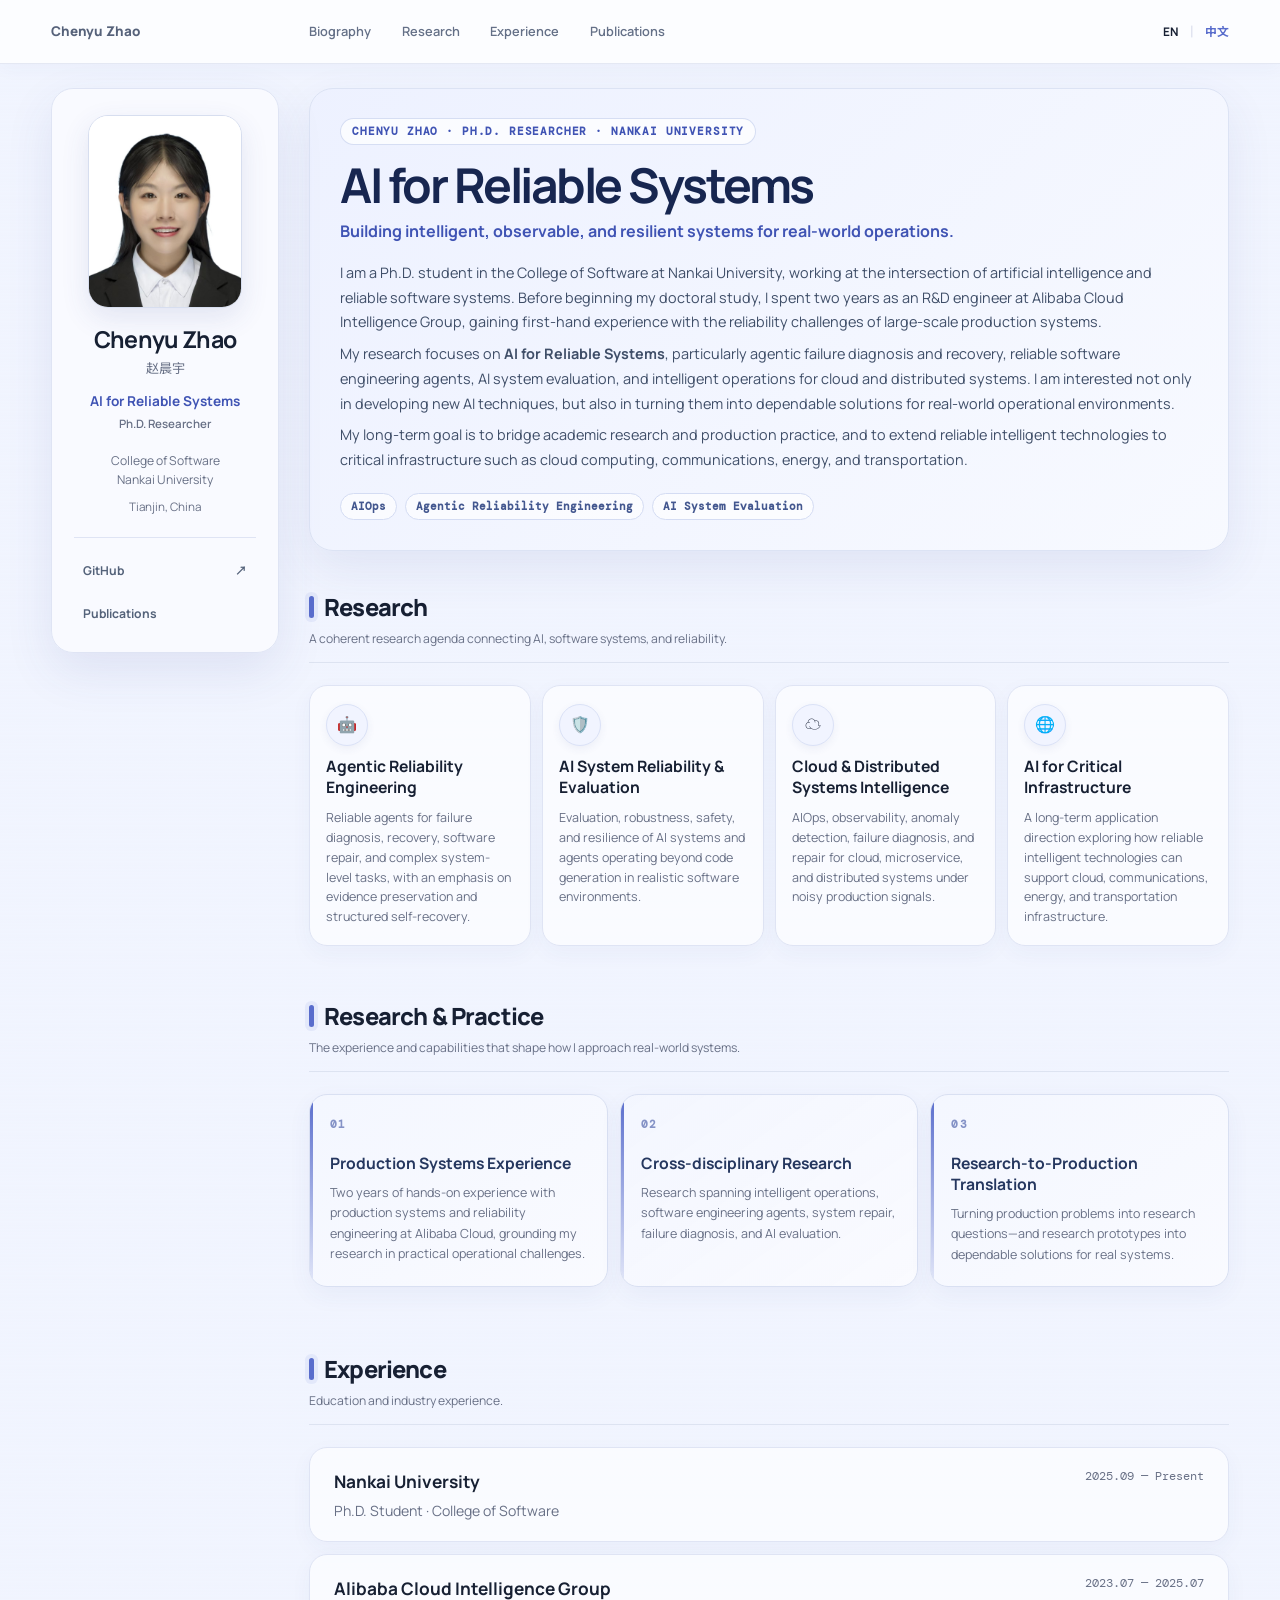
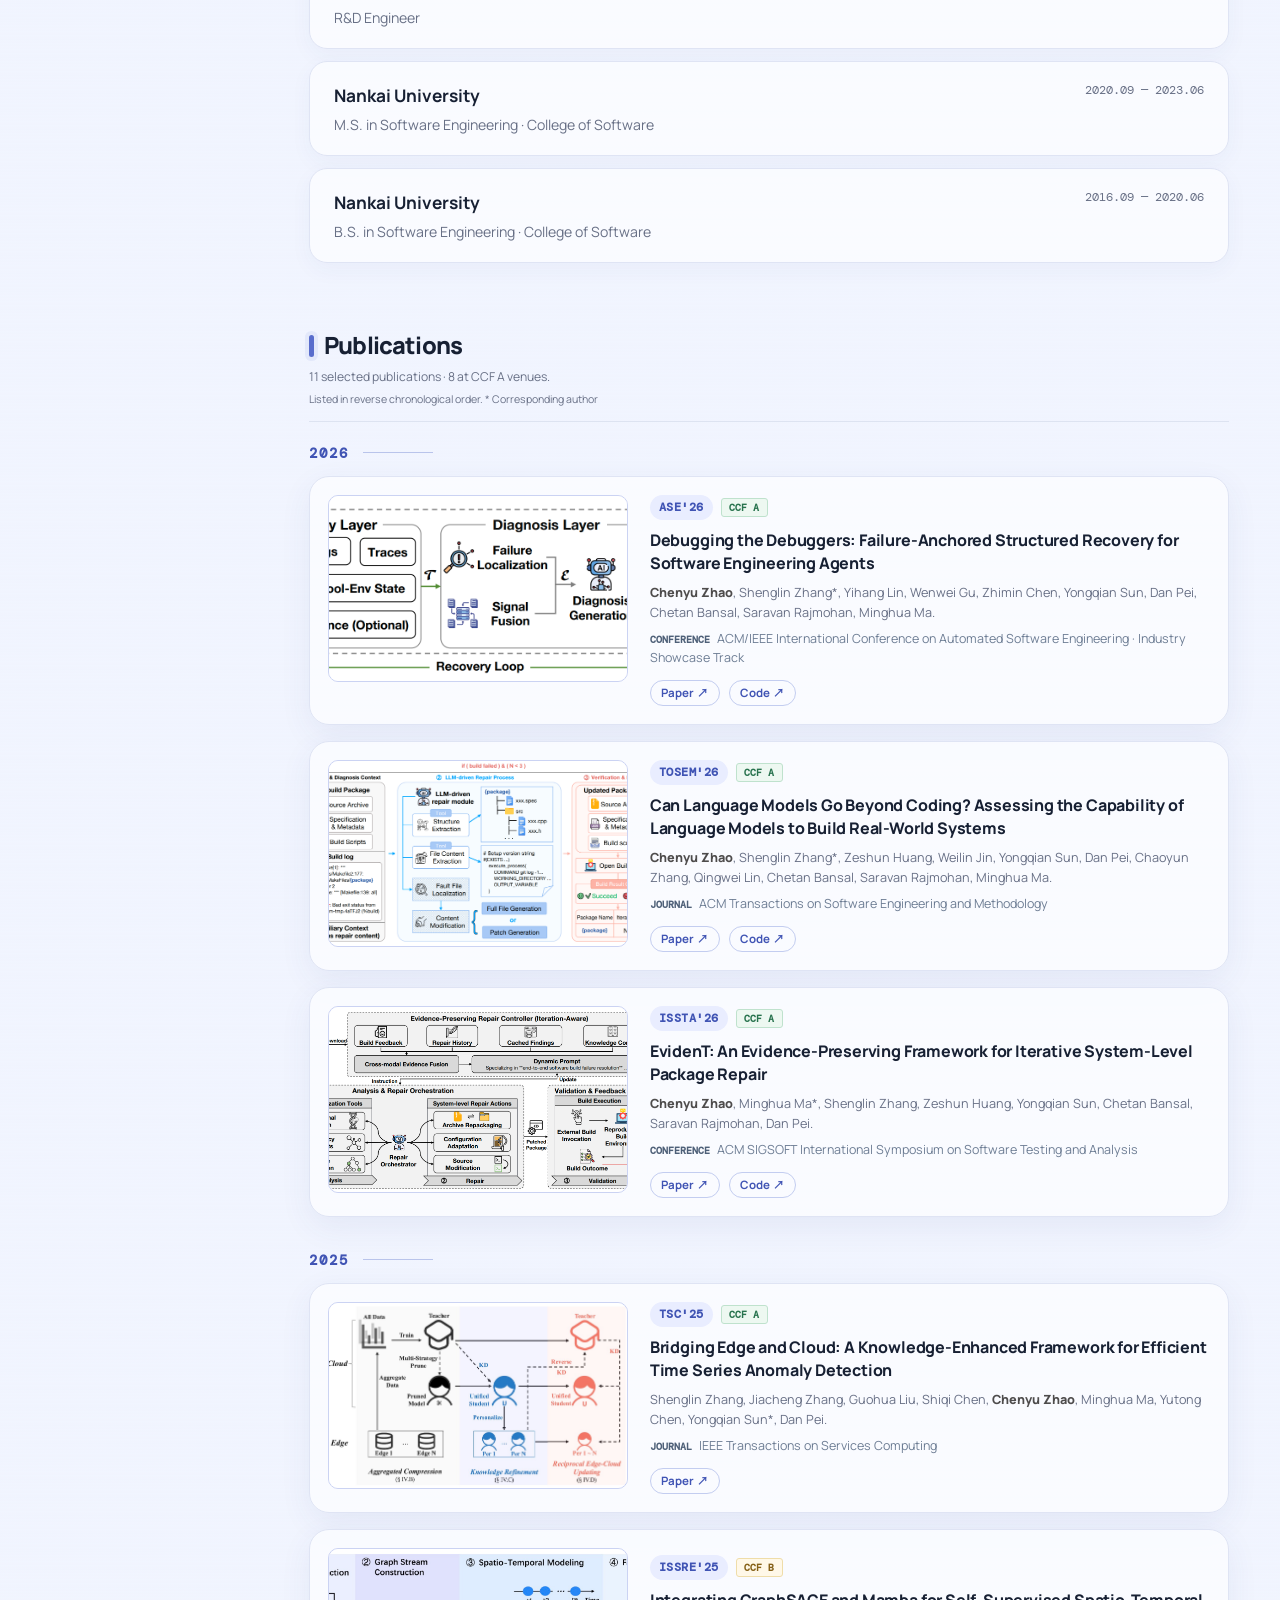
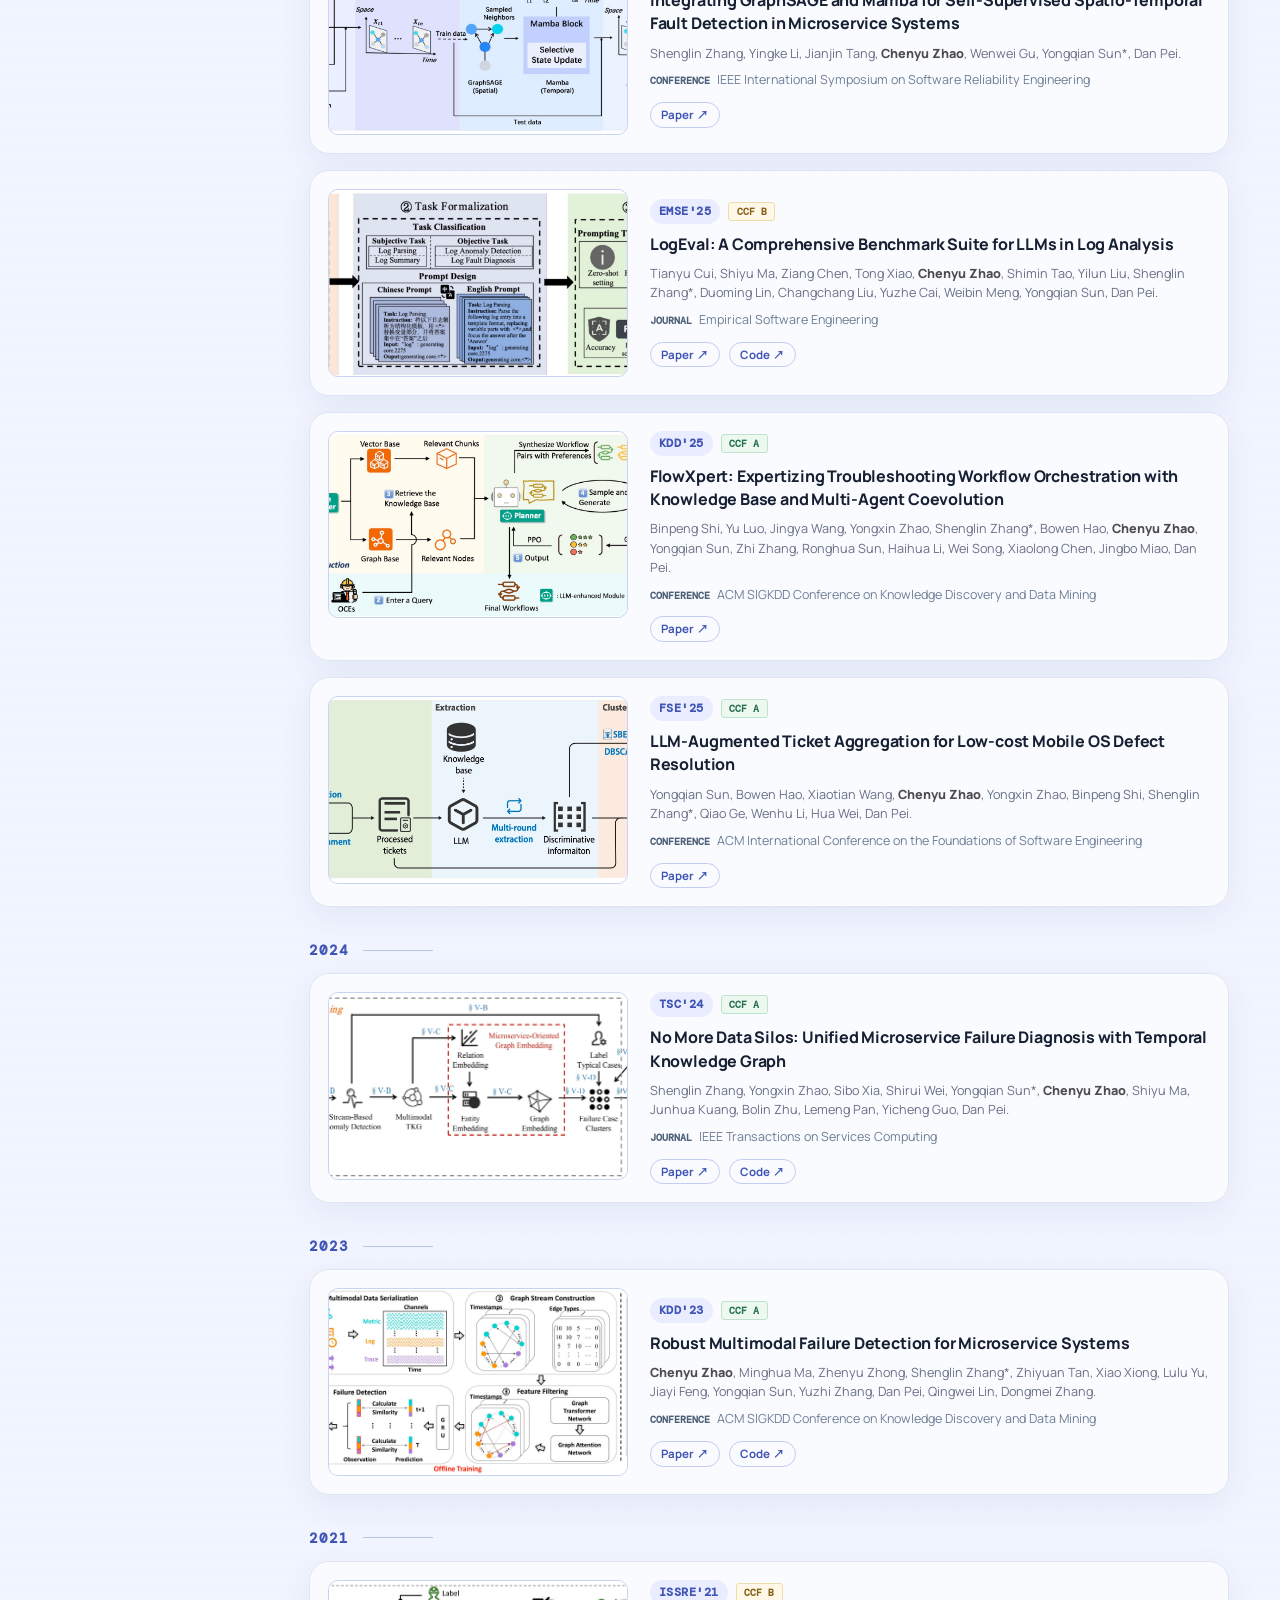
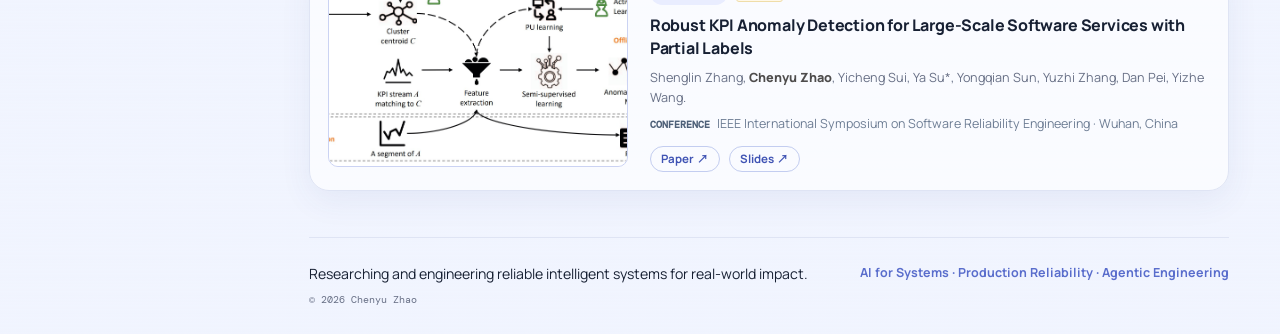
<file: index.html>
<!doctype html>
<html lang="en">
  <head>
    <meta charset="UTF-8" />
    <meta name="viewport" content="width=device-width, initial-scale=1.0" />
    <meta name="description" content="Chenyu Zhao — Ph.D. researcher working on AI for reliable systems, AIOps, agentic reliability engineering, and AI system evaluation." />
    <title>Chenyu Zhao | AI for Reliable Systems</title>
    <link rel="alternate" hreflang="en" href="index.html" />
    <link rel="alternate" hreflang="zh-CN" href="zh.html" />
    <link rel="preconnect" href="https://fonts.googleapis.com" />
    <link rel="preconnect" href="https://fonts.gstatic.com" crossorigin />
    <link href="https://fonts.googleapis.com/css2?family=DM+Mono:wght@400;500&amp;family=Manrope:wght@400;500;600;700;800&amp;family=Noto+Sans+SC:wght@400;500;700&amp;display=swap" rel="stylesheet" />
    <link rel="stylesheet" href="styles.css?v=20260720-2" />
  </head>
  <body>
    <div class="topbar">
      <div class="topbar-inner">
        <a class="topbar-home" href="#top">Chenyu Zhao</a>
        <nav class="topbar-nav" aria-label="Primary navigation">
          <a href="#top">Biography</a>
          <a href="#highlights">Research</a>
          <a href="#experience">Experience</a>
          <a href="#publications">Publications</a>
        </nav>
        <div class="topbar-lang" aria-label="Language switch">
          <span aria-current="page">EN</span><span class="lang-divider" aria-hidden="true">｜</span><a href="zh.html" lang="zh-CN">中文</a>
        </div>
      </div>
    </div>
    <header class="site-header">
      <div class="header-inner">
        <div class="sidebar-profile">
          <div class="profile-photo"><img src="assets/profile-formal-white.jpg" alt="Portrait of Chenyu Zhao" /></div>
          <h2>Chenyu Zhao</h2>
          <p class="sidebar-native-name">赵晨宇</p>
          <p class="sidebar-role">AI for Reliable Systems</p>
          <p class="sidebar-position">Ph.D. Researcher</p>
          <p class="sidebar-affiliation">College of Software<br />Nankai University</p>
          <p class="sidebar-location">Tianjin, China</p>
        </div>
        <div class="sidebar-links">
          <a href="https://github.com/zcyyc" target="_blank" rel="noopener noreferrer">GitHub <span aria-hidden="true">↗</span></a>
          <a href="#publications">Publications</a>
        </div>
      </div>
    </header>
    <main id="top">
      <section class="hero" id="about">
        <div class="hero-copy">
          <p class="eyebrow">Chenyu Zhao · Ph.D. Researcher · Nankai University</p>
          <h1>AI for Reliable Systems</h1>
          <p class="hero-subtitle">Building intelligent, observable, and resilient systems for real-world operations.</p>
          <p class="intro">I am a Ph.D. student in the College of Software at Nankai University, working at the intersection of artificial intelligence and reliable software systems. Before beginning my doctoral study, I spent two years as an R&amp;D engineer at Alibaba Cloud Intelligence Group, gaining first-hand experience with the reliability challenges of large-scale production systems.</p>
          <p class="intro secondary-intro">My research focuses on <strong>AI for Reliable Systems</strong>, particularly agentic failure diagnosis and recovery, reliable software engineering agents, AI system evaluation, and intelligent operations for cloud and distributed systems. I am interested not only in developing new AI techniques, but also in turning them into dependable solutions for real-world operational environments.</p>
          <p class="intro secondary-intro">My long-term goal is to bridge academic research and production practice, and to extend reliable intelligent technologies to critical infrastructure such as cloud computing, communications, energy, and transportation.</p>
          <div class="hero-tags" aria-label="Research focus">
            <span>AIOps</span><span>Agentic Reliability Engineering</span><span>AI System Evaluation</span>
          </div>
        </div>
      </section>

      <section class="section highlights" id="highlights">
        <div class="section-heading">
          <div class="section-label">Research</div>
          <p class="section-summary">A coherent research agenda connecting AI, software systems, and reliability.</p>
        </div>
        <div class="research-copy">
          <article class="research-card"><span class="research-icon" aria-hidden="true">🤖</span><h3>Agentic Reliability Engineering</h3><p>Reliable agents for failure diagnosis, recovery, software repair, and complex system-level tasks, with an emphasis on evidence preservation and structured self-recovery.</p></article>
          <article class="research-card"><span class="research-icon" aria-hidden="true">🛡️</span><h3>AI System Reliability &amp; Evaluation</h3><p>Evaluation, robustness, safety, and resilience of AI systems and agents operating beyond code generation in realistic software environments.</p></article>
          <article class="research-card"><span class="research-icon" aria-hidden="true">☁️</span><h3>Cloud &amp; Distributed Systems Intelligence</h3><p>AIOps, observability, anomaly detection, failure diagnosis, and repair for cloud, microservice, and distributed systems under noisy production signals.</p></article>
          <article class="research-card"><span class="research-icon" aria-hidden="true">🌐</span><h3>AI for Critical Infrastructure</h3><p>A long-term application direction exploring how reliable intelligent technologies can support cloud, communications, energy, and transportation infrastructure.</p></article>
        </div>
      </section>

      <section class="section perspective-section" id="perspective">
        <div class="section-heading">
          <div class="section-label">Research &amp; Practice</div>
          <p class="section-summary">The experience and capabilities that shape how I approach real-world systems.</p>
        </div>
        <div class="value-grid">
          <article class="value-card"><span class="value-index">01</span><h3>Production Systems Experience</h3><p>Two years of hands-on experience with production systems and reliability engineering at Alibaba Cloud, grounding my research in practical operational challenges.</p></article>
          <article class="value-card"><span class="value-index">02</span><h3>Cross-disciplinary Research</h3><p>Research spanning intelligent operations, software engineering agents, system repair, failure diagnosis, and AI evaluation.</p></article>
          <article class="value-card"><span class="value-index">03</span><h3>Research-to-Production Translation</h3><p>Turning production problems into research questions—and research prototypes into dependable solutions for real systems.</p></article>
        </div>
      </section>

      <section class="section timeline-section" id="experience">
        <div class="section-heading">
          <div class="section-label">Experience</div>
          <p class="section-summary">Education and industry experience.</p>
        </div>
        <div class="timeline">
          <article><time>2025.09 — Present</time><div><h3>Nankai University</h3><p>Ph.D. Student · College of Software</p></div></article>
          <article><time>2023.07 — 2025.07</time><div><h3>Alibaba Cloud Intelligence Group</h3><p>R&amp;D Engineer</p></div></article>
          <article><time>2020.09 — 2023.06</time><div><h3>Nankai University</h3><p>M.S. in Software Engineering · College of Software</p></div></article>
          <article><time>2016.09 — 2020.06</time><div><h3>Nankai University</h3><p>B.S. in Software Engineering · College of Software</p></div></article>
        </div>
      </section>

      <section class="section publications" id="publications">
        <div class="section-heading">
          <div class="section-label">Publications</div>
          <p class="section-summary">11 selected publications · 8 at CCF A venues.</p>
          <p class="publication-note">Listed in reverse chronological order. * Corresponding author</p>
        </div>
        <div class="publication-list">
          <article class="publication">
            <div class="publication-title"><span class="venue">ASE'26</span><h3>Debugging the Debuggers: Failure-Anchored Structured Recovery for Software Engineering Agents</h3><span class="grade grade-a">CCF A</span></div>
            <p class="venue-full"><span>Conference</span> ACM/IEEE International Conference on Automated Software Engineering · Industry Showcase Track</p>
            <p class="authors"><strong>Chenyu Zhao</strong>, Shenglin Zhang*, Yihang Lin, Wenwei Gu, Zhimin Chen, Yongqian Sun, Dan Pei, Chetan Bansal, Saravan Rajmohan, Minghua Ma.</p>
          </article>
          <article class="publication">
            <div class="publication-title"><span class="venue">TOSEM'26</span><h3>Can Language Models Go Beyond Coding? Assessing the Capability of Language Models to Build Real-World Systems</h3><span class="grade grade-a">CCF A</span></div>
            <p class="venue-full"><span>Journal</span> ACM Transactions on Software Engineering and Methodology</p>
            <p class="authors"><strong>Chenyu Zhao</strong>, Shenglin Zhang*, Zeshun Huang, Weilin Jin, Yongqian Sun, Dan Pei, Chaoyun Zhang, Qingwei Lin, Chetan Bansal, Saravan Rajmohan, Minghua Ma.</p>
          </article>
          <article class="publication">
            <div class="publication-title"><span class="venue">ISSTA'26</span><h3>EvidenT: An Evidence-Preserving Framework for Iterative System-Level Package Repair</h3><span class="grade grade-a">CCF A</span></div>
            <p class="venue-full"><span>Conference</span> ACM SIGSOFT International Symposium on Software Testing and Analysis</p>
            <p class="authors"><strong>Chenyu Zhao</strong>, Minghua Ma*, Shenglin Zhang, Zeshun Huang, Yongqian Sun, Chetan Bansal, Saravan Rajmohan, Dan Pei.</p>
          </article>
          <article class="publication">
            <div class="publication-title"><span class="venue">TSC'25</span><h3>Bridging Edge and Cloud: A Knowledge-Enhanced Framework for Efficient Time Series Anomaly Detection</h3><span class="grade grade-a">CCF A</span></div>
            <p class="venue-full"><span>Journal</span> IEEE Transactions on Services Computing</p>
            <p class="authors">Shenglin Zhang, Jiacheng Zhang, Guohua Liu, Shiqi Chen, <strong>Chenyu Zhao</strong>, Minghua Ma, Yutong Chen, Yongqian Sun*, Dan Pei.</p>
          </article>
          <article class="publication">
            <div class="publication-title"><span class="venue">ISSRE'25</span><h3>Integrating GraphSAGE and Mamba for Self-Supervised Spatio-Temporal Fault Detection in Microservice Systems</h3><span class="grade grade-b">CCF B</span></div>
            <p class="venue-full"><span>Conference</span> IEEE International Symposium on Software Reliability Engineering</p>
            <p class="authors">Shenglin Zhang, Yingke Li, Jianjin Tang, <strong>Chenyu Zhao</strong>, Wenwei Gu, Yongqian Sun*, Dan Pei.</p>
          </article>
          <article class="publication">
            <div class="publication-title"><span class="venue">EMSE</span><h3>LogEval: A Comprehensive Benchmark Suite for LLMs in Log Analysis</h3><span class="grade grade-b">CCF B</span></div>
            <p class="venue-full"><span>Journal</span> Empirical Software Engineering</p>
            <p class="authors">Tianyu Cui, Shiyu Ma, Ziang Chen, Tong Xiao, <strong>Chenyu Zhao</strong>, Shimin Tao, Yilun Liu, Shenglin Zhang*, Duoming Lin, Changchang Liu, Yuzhe Cai, Weibin Meng, Yongqian Sun, Dan Pei.</p>
          </article>
          <article class="publication">
            <div class="publication-title"><span class="venue">KDD'25</span><h3>FlowXpert: Expertizing Troubleshooting Workflow Orchestration with Knowledge Base and Multi-Agent Coevolution</h3><span class="grade grade-a">CCF A</span></div>
            <p class="venue-full"><span>Conference</span> ACM SIGKDD Conference on Knowledge Discovery and Data Mining</p>
            <p class="authors">Binpeng Shi, Yu Luo, Jingya Wang, Yongxin Zhao, Shenglin Zhang*, Bowen Hao, <strong>Chenyu Zhao</strong>, Yongqian Sun, Zhi Zhang, Ronghua Sun, Haihua Li, Wei Song, Xiaolong Chen, Jingbo Miao, Dan Pei.</p>
          </article>
          <article class="publication">
            <div class="publication-title"><span class="venue">FSE'25</span><h3>LLM-Augmented Ticket Aggregation for Low-cost Mobile OS Defect Resolution</h3><span class="grade grade-a">CCF A</span></div>
            <p class="venue-full"><span>Conference</span> ACM International Conference on the Foundations of Software Engineering</p>
            <p class="authors">Yongqian Sun, Bowen Hao, Xiaotian Wang, <strong>Chenyu Zhao</strong>, Yongxin Zhao, Binpeng Shi, Shenglin Zhang*, Qiao Ge, Wenhu Li, Hua Wei, Dan Pei.</p>
          </article>
          <article class="publication">
            <div class="publication-title"><span class="venue">TSC'24</span><h3>No More Data Silos: Unified Microservice Failure Diagnosis with Temporal Knowledge Graph</h3><span class="grade grade-a">CCF A</span></div>
            <p class="venue-full"><span>Journal</span> IEEE Transactions on Services Computing</p>
            <p class="authors">Shenglin Zhang, Yongxin Zhao, Sibo Xia, Shirui Wei, Yongqian Sun*, <strong>Chenyu Zhao</strong>, Shiyu Ma, Junhua Kuang, Bolin Zhu, Lemeng Pan, Yicheng Guo, Dan Pei.</p>
          </article>
          <article class="publication">
            <div class="publication-title"><span class="venue">KDD'23</span><h3>Robust Multimodal Failure Detection for Microservice Systems</h3><span class="grade grade-a">CCF A</span></div>
            <p class="venue-full"><span>Conference</span> ACM SIGKDD Conference on Knowledge Discovery and Data Mining</p>
            <p class="authors"><strong>Chenyu Zhao</strong>, Minghua Ma, Zhenyu Zhong, Shenglin Zhang*, Zhiyuan Tan, Xiao Xiong, Lulu Yu, Jiayi Feng, Yongqian Sun, Yuzhi Zhang, Dan Pei, Qingwei Lin, Dongmei Zhang.</p>
          </article>
        </div>
      </section>
    </main>

    <footer id="contact">
      <p>Researching and engineering reliable intelligent systems for real-world impact.</p>
      <span class="contact-note">AI for Systems · Production Reliability · Agentic Engineering</span>
      <span>© 2026 Chenyu Zhao</span>
    </footer>
    <script src="publications.js"></script>
  </body>
</html>
</file>
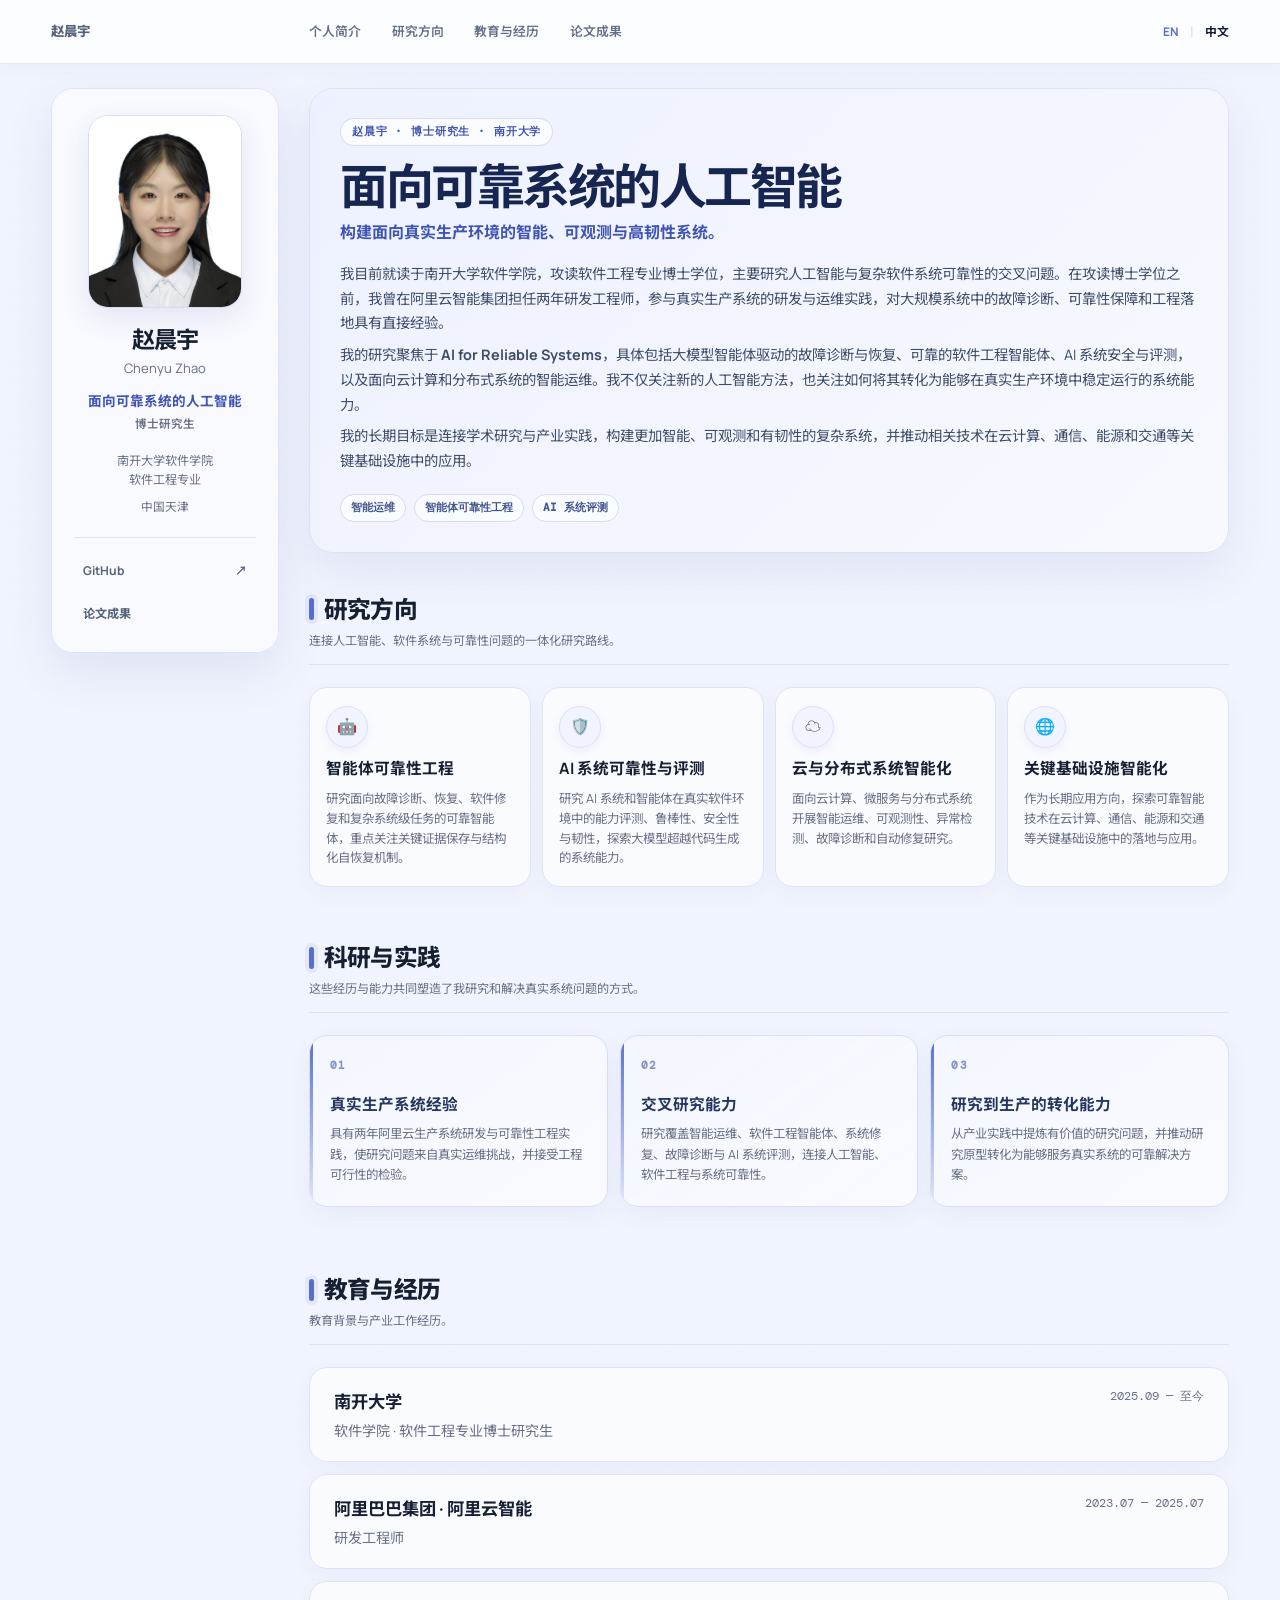
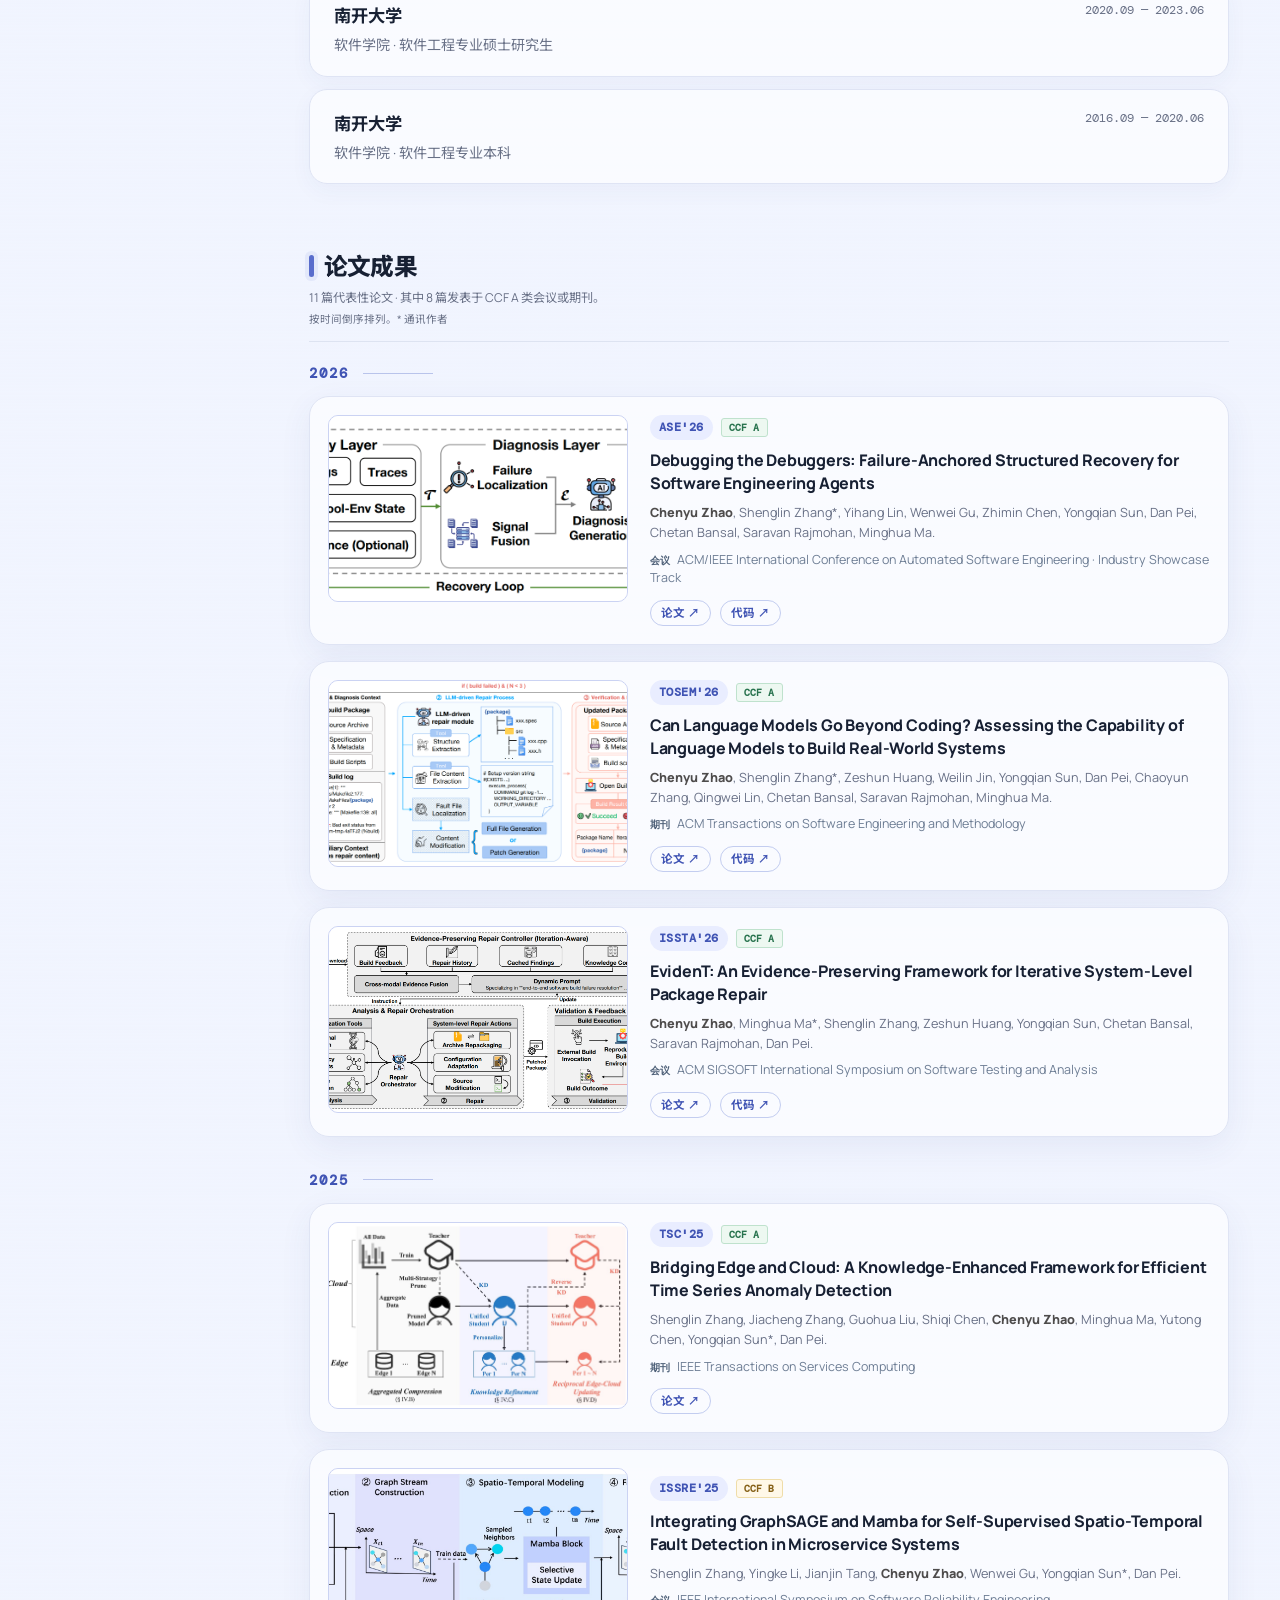
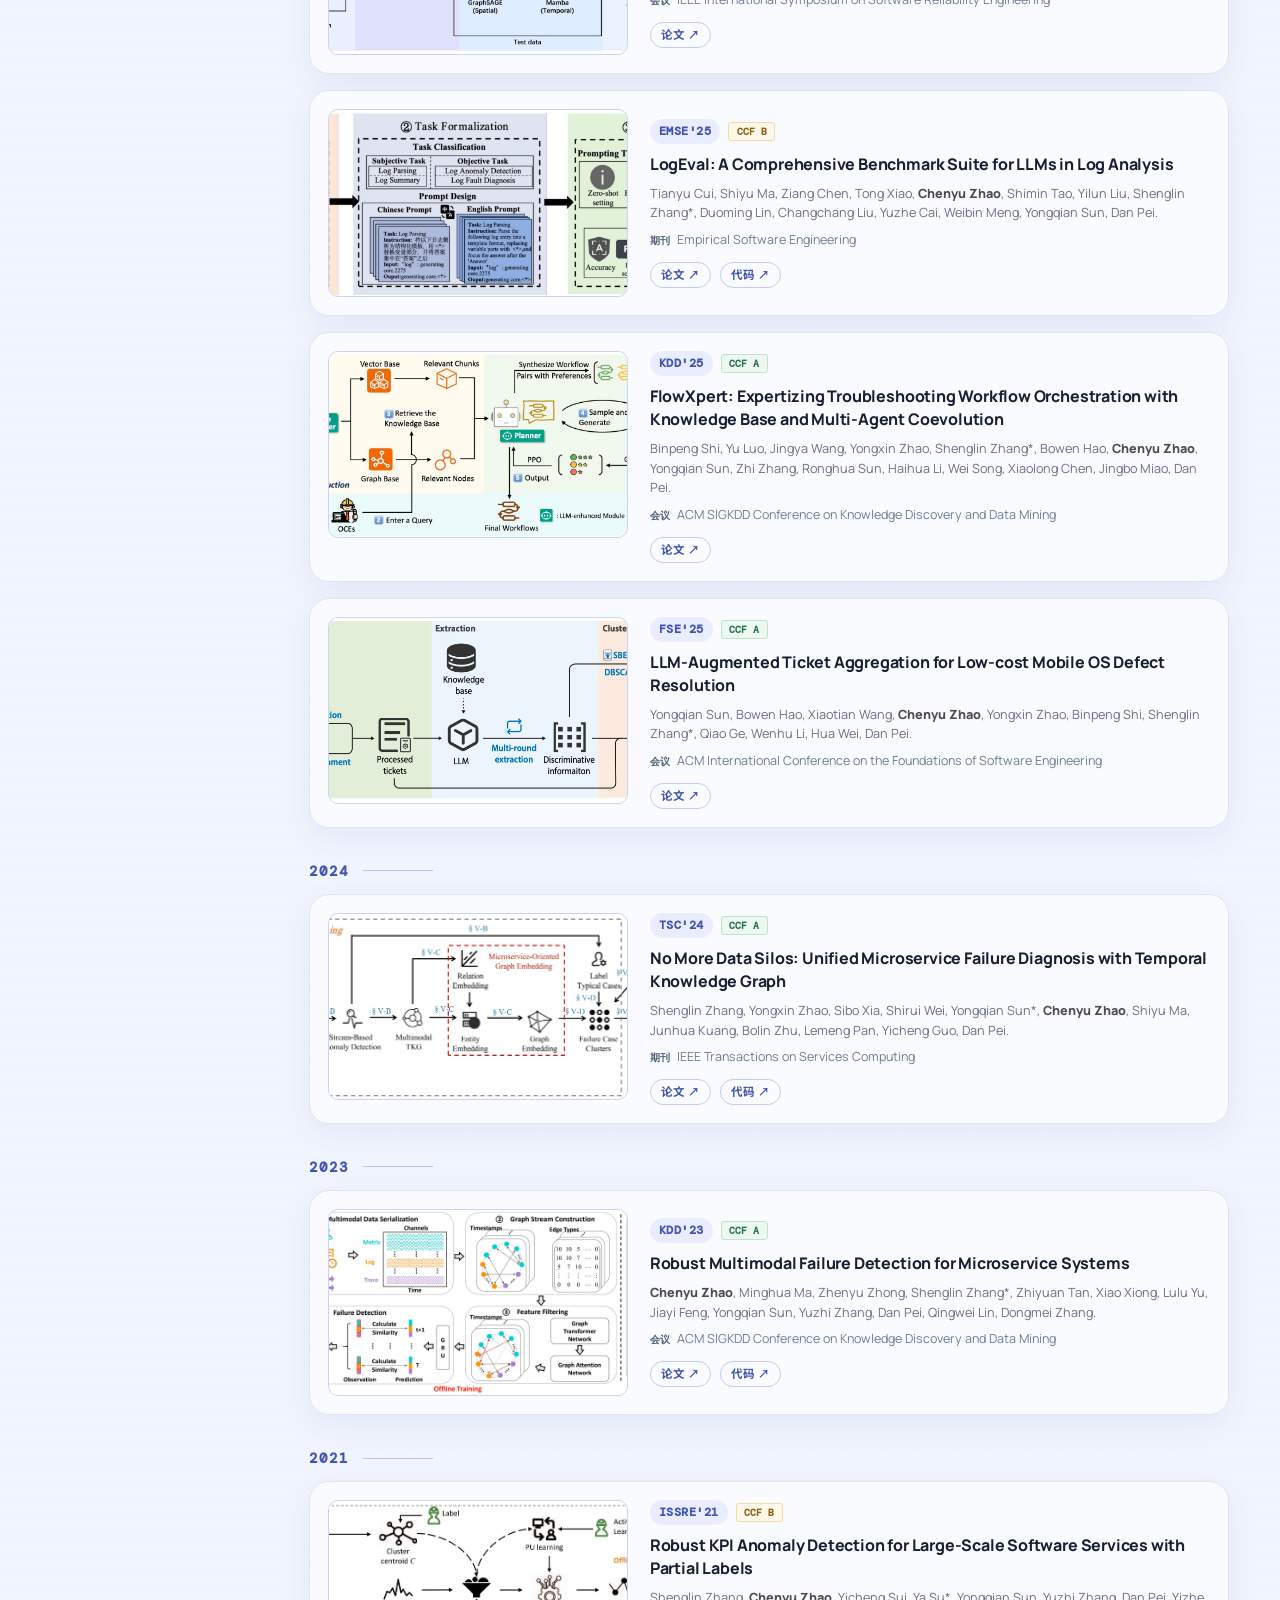
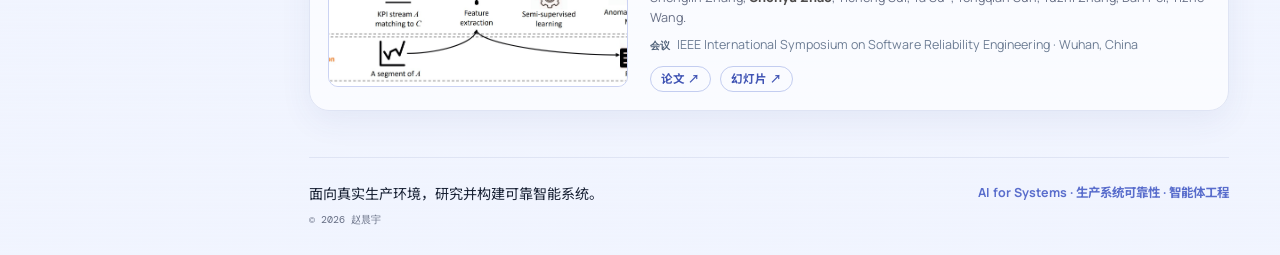
<file: zh.html>
<!doctype html>
<html lang="zh-CN">
  <head>
    <meta charset="UTF-8" />
    <meta name="viewport" content="width=device-width, initial-scale=1.0" />
    <meta name="description" content="赵晨宇，南开大学软件学院博士研究生，研究方向为面向可靠系统的人工智能、智能运维、智能体可靠性工程与 AI 系统评测。" />
    <title>赵晨宇｜面向可靠系统的人工智能</title>
    <link rel="alternate" hreflang="en" href="index.html" />
    <link rel="alternate" hreflang="zh-CN" href="zh.html" />
    <link rel="preconnect" href="https://fonts.googleapis.com" />
    <link rel="preconnect" href="https://fonts.gstatic.com" crossorigin />
    <link href="https://fonts.googleapis.com/css2?family=DM+Mono:wght@400;500&amp;family=Manrope:wght@400;500;600;700;800&amp;family=Noto+Sans+SC:wght@400;500;600;700;800&amp;display=swap" rel="stylesheet" />
    <link rel="stylesheet" href="styles.css?v=20260720-2" />
  </head>
  <body>
    <div class="topbar">
      <div class="topbar-inner">
        <a class="topbar-home" href="#top">赵晨宇</a>
        <nav class="topbar-nav" aria-label="主导航">
          <a href="#top">个人简介</a>
          <a href="#highlights">研究方向</a>
          <a href="#experience">教育与经历</a>
          <a href="#publications">论文成果</a>
        </nav>
        <div class="topbar-lang" aria-label="语言切换">
          <a href="index.html" lang="en">EN</a><span class="lang-divider" aria-hidden="true">｜</span><span aria-current="page">中文</span>
        </div>
      </div>
    </div>
    <header class="site-header">
      <div class="header-inner">
        <div class="sidebar-profile">
          <div class="profile-photo"><img src="assets/profile-formal-white.jpg" alt="赵晨宇的个人照片" /></div>
          <h2>赵晨宇</h2>
          <p class="sidebar-native-name">Chenyu Zhao</p>
          <p class="sidebar-role">面向可靠系统的人工智能</p>
          <p class="sidebar-position">博士研究生</p>
          <p class="sidebar-affiliation">南开大学软件学院<br />软件工程专业</p>
          <p class="sidebar-location">中国天津</p>
        </div>
        <div class="sidebar-links">
          <a href="https://github.com/zcyyc" target="_blank" rel="noopener noreferrer">GitHub <span aria-hidden="true">↗</span></a>
          <a href="#publications">论文成果</a>
        </div>
      </div>
    </header>
    <main id="top">
      <section class="hero" id="about">
        <div class="hero-copy">
          <p class="eyebrow">赵晨宇 · 博士研究生 · 南开大学</p>
          <h1>面向可靠系统的人工智能</h1>
          <p class="hero-subtitle">构建面向真实生产环境的智能、可观测与高韧性系统。</p>
          <p class="intro">我目前就读于南开大学软件学院，攻读软件工程专业博士学位，主要研究人工智能与复杂软件系统可靠性的交叉问题。在攻读博士学位之前，我曾在阿里云智能集团担任两年研发工程师，参与真实生产系统的研发与运维实践，对大规模系统中的故障诊断、可靠性保障和工程落地具有直接经验。</p>
          <p class="intro secondary-intro">我的研究聚焦于 <strong>AI for Reliable Systems</strong>，具体包括大模型智能体驱动的故障诊断与恢复、可靠的软件工程智能体、AI 系统安全与评测，以及面向云计算和分布式系统的智能运维。我不仅关注新的人工智能方法，也关注如何将其转化为能够在真实生产环境中稳定运行的系统能力。</p>
          <p class="intro secondary-intro">我的长期目标是连接学术研究与产业实践，构建更加智能、可观测和有韧性的复杂系统，并推动相关技术在云计算、通信、能源和交通等关键基础设施中的应用。</p>
          <div class="hero-tags" aria-label="研究重点">
            <span>智能运维</span><span>智能体可靠性工程</span><span>AI 系统评测</span>
          </div>
        </div>
      </section>

      <section class="section highlights" id="highlights">
        <div class="section-heading">
          <div class="section-label">研究方向</div>
          <p class="section-summary">连接人工智能、软件系统与可靠性问题的一体化研究路线。</p>
        </div>
        <div class="research-copy">
          <article class="research-card"><span class="research-icon" aria-hidden="true">🤖</span><h3>智能体可靠性工程</h3><p>研究面向故障诊断、恢复、软件修复和复杂系统级任务的可靠智能体，重点关注关键证据保存与结构化自恢复机制。</p></article>
          <article class="research-card"><span class="research-icon" aria-hidden="true">🛡️</span><h3>AI 系统可靠性与评测</h3><p>研究 AI 系统和智能体在真实软件环境中的能力评测、鲁棒性、安全性与韧性，探索大模型超越代码生成的系统能力。</p></article>
          <article class="research-card"><span class="research-icon" aria-hidden="true">☁️</span><h3>云与分布式系统智能化</h3><p>面向云计算、微服务与分布式系统开展智能运维、可观测性、异常检测、故障诊断和自动修复研究。</p></article>
          <article class="research-card"><span class="research-icon" aria-hidden="true">🌐</span><h3>关键基础设施智能化</h3><p>作为长期应用方向，探索可靠智能技术在云计算、通信、能源和交通等关键基础设施中的落地与应用。</p></article>
        </div>
      </section>

      <section class="section perspective-section" id="perspective">
        <div class="section-heading">
          <div class="section-label">科研与实践</div>
          <p class="section-summary">这些经历与能力共同塑造了我研究和解决真实系统问题的方式。</p>
        </div>
        <div class="value-grid">
          <article class="value-card"><span class="value-index">01</span><h3>真实生产系统经验</h3><p>具有两年阿里云生产系统研发与可靠性工程实践，使研究问题来自真实运维挑战，并接受工程可行性的检验。</p></article>
          <article class="value-card"><span class="value-index">02</span><h3>交叉研究能力</h3><p>研究覆盖智能运维、软件工程智能体、系统修复、故障诊断与 AI 系统评测，连接人工智能、软件工程与系统可靠性。</p></article>
          <article class="value-card"><span class="value-index">03</span><h3>研究到生产的转化能力</h3><p>从产业实践中提炼有价值的研究问题，并推动研究原型转化为能够服务真实系统的可靠解决方案。</p></article>
        </div>
      </section>

      <section class="section timeline-section" id="experience">
        <div class="section-heading">
          <div class="section-label">教育与经历</div>
          <p class="section-summary">教育背景与产业工作经历。</p>
        </div>
        <div class="timeline">
          <article><time>2025.09 — 至今</time><div><h3>南开大学</h3><p>软件学院 · 软件工程专业博士研究生</p></div></article>
          <article><time>2023.07 — 2025.07</time><div><h3>阿里巴巴集团 · 阿里云智能</h3><p>研发工程师</p></div></article>
          <article><time>2020.09 — 2023.06</time><div><h3>南开大学</h3><p>软件学院 · 软件工程专业硕士研究生</p></div></article>
          <article><time>2016.09 — 2020.06</time><div><h3>南开大学</h3><p>软件学院 · 软件工程专业本科</p></div></article>
        </div>
      </section>

      <section class="section publications" id="publications">
        <div class="section-heading">
          <div class="section-label">论文成果</div>
          <p class="section-summary">11 篇代表性论文 · 其中 8 篇发表于 CCF A 类会议或期刊。</p>
          <p class="publication-note">按时间倒序排列。* 通讯作者</p>
        </div>
        <div class="publication-list">
          <article class="publication">
            <div class="publication-title"><span class="venue">ASE'26</span><h3>Debugging the Debuggers: Failure-Anchored Structured Recovery for Software Engineering Agents</h3><span class="grade grade-a">CCF A</span></div>
            <p class="venue-full"><span>会议</span> ACM/IEEE International Conference on Automated Software Engineering · Industry Showcase Track</p>
            <p class="authors"><strong>Chenyu Zhao</strong>, Shenglin Zhang*, Yihang Lin, Wenwei Gu, Zhimin Chen, Yongqian Sun, Dan Pei, Chetan Bansal, Saravan Rajmohan, Minghua Ma.</p>
          </article>
          <article class="publication">
            <div class="publication-title"><span class="venue">TOSEM'26</span><h3>Can Language Models Go Beyond Coding? Assessing the Capability of Language Models to Build Real-World Systems</h3><span class="grade grade-a">CCF A</span></div>
            <p class="venue-full"><span>期刊</span> ACM Transactions on Software Engineering and Methodology</p>
            <p class="authors"><strong>Chenyu Zhao</strong>, Shenglin Zhang*, Zeshun Huang, Weilin Jin, Yongqian Sun, Dan Pei, Chaoyun Zhang, Qingwei Lin, Chetan Bansal, Saravan Rajmohan, Minghua Ma.</p>
          </article>
          <article class="publication">
            <div class="publication-title"><span class="venue">ISSTA'26</span><h3>EvidenT: An Evidence-Preserving Framework for Iterative System-Level Package Repair</h3><span class="grade grade-a">CCF A</span></div>
            <p class="venue-full"><span>会议</span> ACM SIGSOFT International Symposium on Software Testing and Analysis</p>
            <p class="authors"><strong>Chenyu Zhao</strong>, Minghua Ma*, Shenglin Zhang, Zeshun Huang, Yongqian Sun, Chetan Bansal, Saravan Rajmohan, Dan Pei.</p>
          </article>
          <article class="publication">
            <div class="publication-title"><span class="venue">TSC'25</span><h3>Bridging Edge and Cloud: A Knowledge-Enhanced Framework for Efficient Time Series Anomaly Detection</h3><span class="grade grade-a">CCF A</span></div>
            <p class="venue-full"><span>期刊</span> IEEE Transactions on Services Computing</p>
            <p class="authors">Shenglin Zhang, Jiacheng Zhang, Guohua Liu, Shiqi Chen, <strong>Chenyu Zhao</strong>, Minghua Ma, Yutong Chen, Yongqian Sun*, Dan Pei.</p>
          </article>
          <article class="publication">
            <div class="publication-title"><span class="venue">ISSRE'25</span><h3>Integrating GraphSAGE and Mamba for Self-Supervised Spatio-Temporal Fault Detection in Microservice Systems</h3><span class="grade grade-b">CCF B</span></div>
            <p class="venue-full"><span>会议</span> IEEE International Symposium on Software Reliability Engineering</p>
            <p class="authors">Shenglin Zhang, Yingke Li, Jianjin Tang, <strong>Chenyu Zhao</strong>, Wenwei Gu, Yongqian Sun*, Dan Pei.</p>
          </article>
          <article class="publication">
            <div class="publication-title"><span class="venue">EMSE</span><h3>LogEval: A Comprehensive Benchmark Suite for LLMs in Log Analysis</h3><span class="grade grade-b">CCF B</span></div>
            <p class="venue-full"><span>期刊</span> Empirical Software Engineering</p>
            <p class="authors">Tianyu Cui, Shiyu Ma, Ziang Chen, Tong Xiao, <strong>Chenyu Zhao</strong>, Shimin Tao, Yilun Liu, Shenglin Zhang*, Duoming Lin, Changchang Liu, Yuzhe Cai, Weibin Meng, Yongqian Sun, Dan Pei.</p>
          </article>
          <article class="publication">
            <div class="publication-title"><span class="venue">KDD'25</span><h3>FlowXpert: Expertizing Troubleshooting Workflow Orchestration with Knowledge Base and Multi-Agent Coevolution</h3><span class="grade grade-a">CCF A</span></div>
            <p class="venue-full"><span>会议</span> ACM SIGKDD Conference on Knowledge Discovery and Data Mining</p>
            <p class="authors">Binpeng Shi, Yu Luo, Jingya Wang, Yongxin Zhao, Shenglin Zhang*, Bowen Hao, <strong>Chenyu Zhao</strong>, Yongqian Sun, Zhi Zhang, Ronghua Sun, Haihua Li, Wei Song, Xiaolong Chen, Jingbo Miao, Dan Pei.</p>
          </article>
          <article class="publication">
            <div class="publication-title"><span class="venue">FSE'25</span><h3>LLM-Augmented Ticket Aggregation for Low-cost Mobile OS Defect Resolution</h3><span class="grade grade-a">CCF A</span></div>
            <p class="venue-full"><span>会议</span> ACM International Conference on the Foundations of Software Engineering</p>
            <p class="authors">Yongqian Sun, Bowen Hao, Xiaotian Wang, <strong>Chenyu Zhao</strong>, Yongxin Zhao, Binpeng Shi, Shenglin Zhang*, Qiao Ge, Wenhu Li, Hua Wei, Dan Pei.</p>
          </article>
          <article class="publication">
            <div class="publication-title"><span class="venue">TSC'24</span><h3>No More Data Silos: Unified Microservice Failure Diagnosis with Temporal Knowledge Graph</h3><span class="grade grade-a">CCF A</span></div>
            <p class="venue-full"><span>期刊</span> IEEE Transactions on Services Computing</p>
            <p class="authors">Shenglin Zhang, Yongxin Zhao, Sibo Xia, Shirui Wei, Yongqian Sun*, <strong>Chenyu Zhao</strong>, Shiyu Ma, Junhua Kuang, Bolin Zhu, Lemeng Pan, Yicheng Guo, Dan Pei.</p>
          </article>
          <article class="publication">
            <div class="publication-title"><span class="venue">KDD'23</span><h3>Robust Multimodal Failure Detection for Microservice Systems</h3><span class="grade grade-a">CCF A</span></div>
            <p class="venue-full"><span>会议</span> ACM SIGKDD Conference on Knowledge Discovery and Data Mining</p>
            <p class="authors"><strong>Chenyu Zhao</strong>, Minghua Ma, Zhenyu Zhong, Shenglin Zhang*, Zhiyuan Tan, Xiao Xiong, Lulu Yu, Jiayi Feng, Yongqian Sun, Yuzhi Zhang, Dan Pei, Qingwei Lin, Dongmei Zhang.</p>
          </article>
        </div>
      </section>
    </main>

    <footer id="contact">
      <p>面向真实生产环境，研究并构建可靠智能系统。</p>
      <span class="contact-note">AI for Systems · 生产系统可靠性 · 智能体工程</span>
      <span>© 2026 赵晨宇</span>
    </footer>
    <script src="publications.js"></script>
  </body>
</html>
</file>
<file: styles.css>
:root {
  --ink: #172033;
  --muted: #687086;
  --paper: #f7f8ff;
  --panel: rgba(250, 251, 255, .9);
  --surface: rgba(251, 252, 255, .9);
  --line: #dfe4f4;
  --accent: #596dcc;
  --accent-dark: #4054b4;
  --grade-b: #866118;
  --sidebar-width: 228px;
  --content-width: 920px;
  --shell-gap: 30px;
}

* { box-sizing: border-box; }
html { scroll-behavior: smooth; }
body {
  display: grid;
  grid-template-columns: var(--sidebar-width) minmax(0, var(--content-width));
  column-gap: var(--shell-gap);
  align-items: start;
  justify-content: center;
  min-height: 100vh;
  margin: 0;
  padding: 88px clamp(20px, 3vw, 44px) 0;
  color: var(--ink);
  background: var(--paper);
  background-image: linear-gradient(180deg, rgba(235, 240, 254, .52) 0, rgba(247, 248, 255, 0) 430px), radial-gradient(#dbe1fa .7px, transparent .7px);
  background-size: 18px 18px;
  font-family: Manrope, "Noto Sans SC", sans-serif;
  font-size: 16px;
  line-height: 1.62;
}
a { color: inherit; text-decoration: none; }

.topbar {
  position: fixed;
  inset: 0 0 auto;
  z-index: 40;
  height: 64px;
  background: rgba(252, 253, 255, .94);
  border-bottom: 1px solid #e4e8f3;
  box-shadow: 0 4px 18px rgba(54, 72, 148, .04);
  backdrop-filter: blur(16px);
}
.topbar-inner {
  width: calc(100% - 40px);
  max-width: calc(var(--sidebar-width) + var(--shell-gap) + var(--content-width));
  height: 100%;
  margin: 0 auto;
  display: grid;
  grid-template-columns: var(--sidebar-width) minmax(0, var(--content-width));
  column-gap: var(--shell-gap);
  align-items: center;
}
.topbar-home { color: #56627a; font-size: .84rem; font-weight: 800; letter-spacing: -.01em; }
.topbar-nav {
  grid-column: 2;
  grid-row: 1;
  display: flex;
  align-items: center;
  gap: clamp(20px, 2.4vw, 34px);
  min-width: 0;
  padding-right: 105px;
  color: #647087;
  font-size: .8rem;
  font-weight: 600;
}
.topbar-nav a { white-space: nowrap; transition: color .2s ease; }
.topbar-nav a:hover { color: var(--accent-dark); }
.topbar-lang {
  grid-column: 2;
  grid-row: 1;
  justify-self: end;
  display: flex;
  align-items: center;
  font-size: .74rem;
  font-weight: 700;
}
.topbar-lang a { color: var(--accent); }
.topbar-lang [aria-current="page"] { color: var(--ink); }

.site-header {
  position: sticky;
  grid-column: 1;
  grid-row: 1 / span 2;
  top: 88px;
  z-index: 20;
  width: 100%;
  height: auto;
  max-height: calc(100dvh - 112px);
  overflow-y: auto;
  background: var(--panel);
  border: 1px solid var(--line);
  border-radius: 22px;
  box-shadow: 0 18px 48px rgba(54, 72, 148, .1);
  backdrop-filter: blur(14px);
}
.header-inner {
  width: 100%;
  min-height: 100%;
  padding: 26px 22px 22px;
  display: flex;
  flex-direction: column;
  align-items: stretch;
}
.sidebar-profile { margin-top: 0; text-align: center; }
.profile-photo { width: 154px; aspect-ratio: 4 / 5; margin: 0 auto 18px; overflow: hidden; background: #fff; border: 1px solid #d7deef; border-radius: 20px; box-shadow: 0 10px 28px rgba(54, 72, 148, .12); }
.profile-photo img { display: block; width: 100%; height: 100%; object-fit: cover; object-position: center top; }
.sidebar-profile h2 { margin: 0; font-size: 1.45rem; line-height: 1.2; letter-spacing: -.035em; }
.sidebar-native-name { margin: 5px 0 0; color: var(--muted); font-size: .82rem; }
.sidebar-role { margin: 10px 0 0; color: var(--accent-dark); font-size: .85rem; font-weight: 700; }
.sidebar-position { margin: 3px 0 0; color: var(--muted); font-size: .72rem; font-weight: 600; }
.sidebar-affiliation { margin: 19px 0 0; color: var(--muted); font-size: .76rem; line-height: 1.55; }
.sidebar-location { margin: 8px 0 0; color: var(--muted); font-size: .73rem; }
.sidebar-links {
  margin-top: 20px;
  padding-top: 16px;
  display: flex;
  flex-direction: column;
  gap: 9px;
  border-top: 1px solid var(--line);
  color: #54627a;
  font-size: .76rem;
  font-weight: 700;
}
.sidebar-links a { display: flex; justify-content: space-between; align-items: center; padding: 7px 9px; border-radius: 8px; transition: color .2s ease, background-color .2s ease; }
.sidebar-links a:hover { color: var(--accent-dark); background: #eef2ff; }
.lang-divider { margin: 0 7px; color: #a9b2d2; font-weight: 400; }

main { grid-column: 2; grid-row: 1; min-width: 0; margin-left: 0; padding: 0; }
main > section { width: 100%; max-width: none; margin-right: auto; margin-left: auto; }
.hero {
  position: relative;
  display: block;
  margin-bottom: 8px;
  padding: 28px 30px 30px;
  background: linear-gradient(135deg, rgba(237, 241, 255, .94), rgba(248, 250, 255, .9));
  border: 1px solid #dce3f4;
  border-radius: 24px;
  box-shadow: 0 18px 48px rgba(54, 72, 148, .09);
}
.eyebrow { display: inline-flex; margin: 0; padding: 6px 11px; color: var(--accent-dark); background: rgba(255, 255, 255, .72); border: 1px solid rgba(210, 219, 242, .9); border-radius: 999px; font: 600 .66rem "DM Mono", monospace; letter-spacing: .08em; text-transform: uppercase; }
.hero h1 { max-width: 760px; margin: 15px 0 8px; color: #172650; font-size: clamp(2.15rem, 4vw, 3rem); line-height: 1.06; letter-spacing: -.052em; }
.hero-subtitle { max-width: 760px; margin: 0 0 18px; color: var(--accent-dark); font-size: 1rem; line-height: 1.5; font-weight: 700; }
.intro { max-width: 860px; margin: 12px 0 0; color: #3f4e68; font-size: .9rem; line-height: 1.72; }
.secondary-intro { margin-top: 7px; }
.hero-tags { display: flex; flex-wrap: wrap; gap: 8px; margin-top: 20px; }
.hero-tags span { padding: 6px 10px; color: #43578f; background: rgba(255, 255, 255, .66); border: 1px solid #d4dcf3; border-radius: 999px; font: 600 .66rem "DM Mono", monospace; }
.section {
  padding: 34px 0;
  border-top: 0;
  scroll-margin-top: 80px;
}
.section-label { display: flex; align-items: center; gap: 10px; color: var(--ink); font-size: 1.48rem; line-height: 1.22; font-weight: 800; letter-spacing: -.035em; }
.section-label:before { content: ""; width: 5px; height: 22px; border-radius: 999px; background: var(--accent); box-shadow: 0 0 0 4px rgba(89, 109, 204, .09); }
.research-copy { display: grid; grid-template-columns: repeat(4, minmax(0, 1fr)); gap: 11px; }
.research-card {
  display: grid;
  grid-template-columns: minmax(0, 1fr);
  grid-template-rows: auto auto 1fr;
  align-content: start;
  row-gap: 10px;
  min-width: 0;
  padding: 18px 16px;
  background: var(--surface);
  border: 1px solid var(--line);
  border-radius: 18px;
  box-shadow: 0 7px 22px rgba(54, 72, 148, .045);
  transition: transform .25s ease, border-color .25s ease, box-shadow .25s ease;
}
.research-icon {
  display: grid;
  place-items: center;
  background: #f1f4ff;
  border: 1px solid #dbe2f7;
  border-radius: 50%;
  box-shadow: 0 3px 9px rgba(54, 72, 148, .07);
}
.research-icon { grid-column: 1; grid-row: 1; width: 42px; height: 42px; font-size: 1rem; }
.research-card h3 { grid-column: 1; grid-row: 2; margin: 0; color: var(--ink); font-size: .98rem; line-height: 1.35; }
.research-card p { grid-column: 1; grid-row: 3; margin: 0; color: var(--muted); font-size: .78rem; line-height: 1.58; }

.perspective-section { padding-top: 22px; }
.value-grid { display: grid; grid-template-columns: repeat(3, minmax(0, 1fr)); gap: 12px; }
.value-card {
  position: relative;
  min-width: 0;
  padding: 22px 20px 21px;
  overflow: hidden;
  background: linear-gradient(145deg, rgba(244, 247, 255, .94), rgba(250, 251, 255, .9));
  border: 1px solid #d9e0f2;
  border-radius: 18px;
  box-shadow: 0 8px 24px rgba(54, 72, 148, .055);
  transition: transform .25s ease, border-color .25s ease, box-shadow .25s ease;
}
.value-index { display: block; margin-bottom: 22px; color: #8492c6; font: 700 .7rem "DM Mono", monospace; letter-spacing: .12em; }
.value-card h3 { margin: 0 0 9px; color: #25375f; font-size: .98rem; line-height: 1.35; }
.value-card p { margin: 0; color: var(--muted); font-size: .78rem; line-height: 1.62; }
.value-card:after { content: ""; position: absolute; inset: 0 auto 0 0; width: 3px; background: linear-gradient(180deg, var(--accent), rgba(89, 109, 204, .12)); }

.timeline { display: grid; gap: 12px; }
.timeline article {
  display: grid;
  grid-template-columns: minmax(0, 1fr) max-content;
  gap: 6px 22px;
  padding: 20px 24px;
  background: var(--surface);
  border: 1px solid var(--line);
  border-radius: 18px;
  box-shadow: 0 7px 22px rgba(54, 72, 148, .045);
  transition: transform .25s ease, border-color .25s ease, box-shadow .25s ease;
}
.timeline article > div { grid-column: 1; grid-row: 1; min-width: 0; }
.timeline time { grid-column: 2; grid-row: 1; color: var(--muted); font: .76rem "DM Mono", monospace; white-space: nowrap; }
.timeline h3 { margin: 0 0 4px; font-size: 1.08rem; }
.timeline p { margin: 0; color: var(--muted); font-size: .88rem; line-height: 1.5; }

.section-heading { margin-bottom: 22px; padding-bottom: 14px; border-bottom: 1px solid #dde3f1; }
.section-summary { margin: 8px 0 0; color: var(--muted); font-size: .76rem; line-height: 1.5; }
.publication-note { margin: 5px 0 0; color: var(--muted); font-size: .66rem; line-height: 1.45; }
.publication-list { min-width: 0; }
.pub-year-group + .pub-year-group { margin-top: 34px; }
.pub-year-heading {
  display: flex;
  align-items: center;
  gap: 14px;
  margin: 0 0 14px;
  color: var(--accent-dark);
  font: 700 .9rem "DM Mono", monospace;
  letter-spacing: .14em;
}
.pub-year-heading:after { content: ""; width: 70px; height: 1px; background: #b9c4eb; }
.pub-card-list { display: grid; gap: 16px; }
.publication {
  display: grid;
  grid-template-columns: minmax(220px, 34%) minmax(0, 1fr);
  gap: 22px;
  padding: 18px;
  background: var(--surface);
  border: 1px solid var(--line);
  border-radius: 20px;
  box-shadow: 0 10px 32px rgba(54, 72, 148, .07);
  transition: transform .28s cubic-bezier(.2, .7, .2, 1), border-color .28s ease, box-shadow .28s ease, background-color .28s ease;
}
.publication-figure {
  position: relative;
  min-height: 170px;
  overflow: hidden;
  aspect-ratio: 16 / 10;
  background: #f1f3ff;
  border: 1px dashed #cbd3f3;
  border-radius: 10px;
}
.publication-figure img { position: absolute; inset: 0; z-index: 2; width: 100%; height: 100%; object-fit: cover; transition: transform .38s cubic-bezier(.2, .7, .2, 1); }
.publication-figure.has-image { border-style: solid; }
.publication-figure.has-image .figure-placeholder { display: none; }
.figure-placeholder {
  position: absolute;
  inset: 0;
  display: grid;
  place-content: center;
  gap: 7px;
  padding: 18px;
  color: #6875b3;
  text-align: center;
  transition: transform .28s cubic-bezier(.2, .7, .2, 1), color .28s ease;
}
.figure-placeholder span { font-size: .76rem; font-weight: 700; }
.figure-placeholder code { color: #8f99c3; font: .57rem/1.45 "DM Mono", monospace; word-break: break-all; }
.publication-content { min-width: 0; align-self: center; }
.publication-meta { display: flex; flex-wrap: wrap; align-items: center; gap: 8px; margin-bottom: 9px; }
.publication-venue {
  padding: 5px 9px;
  color: var(--accent-dark);
  background: #e9edff;
  border-radius: 999px;
  font: 700 .72rem "DM Mono", monospace;
  letter-spacing: .04em;
  text-transform: uppercase;
  transition: transform .28s cubic-bezier(.2, .7, .2, 1), background-color .28s ease;
}
.publication h3 { margin: 0; font-size: 1rem; line-height: 1.45; letter-spacing: -.012em; font-weight: 750; }
.grade { display: inline-flex; min-width: 47px; padding: 2px 7px; justify-content: center; border-radius: 3px; font: 700 .6rem "DM Mono", monospace; white-space: nowrap; }
.grade-a { color: #28734e; background: #edf8f1; border: 1px solid #bfe2cd; }
.grade-b { color: var(--grade-b); background: #fff8e8; border: 1px solid #efdda9; }
.venue-full { margin: 8px 0 0; color: #6d7d94; font-size: .78rem; line-height: 1.5; }
.venue-full span { margin-right: 7px; color: #4e6078; font: 700 .64rem "DM Mono", monospace; text-transform: uppercase; }
.publication .authors { margin: 8px 0 0; color: var(--muted); font-size: .79rem; line-height: 1.55; }
.publication .authors strong { color: #4e4c4c; font-weight: 800; }
.pub-actions { display: flex; flex-wrap: wrap; gap: 9px; margin-top: 12px; }
.pub-link {
  display: inline-flex;
  align-items: center;
  gap: 3px;
  padding: 5px 10px;
  color: var(--accent-dark);
  border: 1px solid #c3cdf0;
  border-radius: 999px;
  font-size: .72rem;
  line-height: 1.2;
  font-weight: 700;
}
a.pub-link:hover { color: #fff; background: var(--accent); border-color: var(--accent); }

@media (hover: hover) and (pointer: fine) {
  .research-card:hover,
  .value-card:hover,
  .timeline article:hover {
    transform: translateY(-3px);
    border-color: #c1cbef;
    box-shadow: 0 13px 30px rgba(54, 72, 148, .09);
  }
  .publication:hover,
  .publication:focus-within {
    transform: translateY(-6px) scale(1.006);
    background: #fdfdff;
    border-color: #b8c4ef;
    box-shadow: 0 18px 42px rgba(54, 72, 148, .14);
  }
  .publication:hover .publication-figure img,
  .publication:focus-within .publication-figure img { transform: scale(1.035); }
  .publication:hover .figure-placeholder,
  .publication:focus-within .figure-placeholder { color: var(--accent-dark); transform: scale(1.025); }
  .publication:hover .publication-venue,
  .publication:focus-within .publication-venue { background: #dfe5ff; transform: translateY(-1px); }
  .publication:active { transform: translateY(-2px) scale(.998); transition-duration: .1s; }
}

@media (prefers-reduced-motion: reduce) {
  .research-card,
  .value-card,
  .timeline article,
  .publication,
  .publication-figure img,
  .figure-placeholder,
  .publication-venue { transition: none; }
  .research-card:hover,
  .value-card:hover,
  .timeline article:hover,
  .publication:hover,
  .publication:focus-within,
  .publication:active,
  .publication:hover .publication-figure img,
  .publication:focus-within .publication-figure img,
  .publication:hover .figure-placeholder,
  .publication:focus-within .figure-placeholder,
  .publication:hover .publication-venue,
  .publication:focus-within .publication-venue { transform: none; }
}

footer {
  grid-column: 2;
  grid-row: 2;
  margin: 12px 0 0;
  padding: 25px 0 28px;
  display: grid;
  grid-template-columns: 1fr auto;
  gap: 7px 18px;
  color: var(--muted);
  border-top: 1px solid var(--line);
}
footer p { margin: 0; color: var(--ink); font-size: .88rem; }
.contact-note { color: var(--accent); font-size: .78rem; font-weight: 700; }
footer > span:last-child { grid-column: 1 / -1; font: .65rem "DM Mono", monospace; }

@media (max-width: 1180px) {
  .research-copy { grid-template-columns: repeat(2, minmax(0, 1fr)); }
}

@media (max-width: 900px) {
  body { display: block; min-height: 0; padding: 64px 0 0; }
  .topbar { height: 64px; }
  .topbar-inner { width: 100%; max-width: none; padding: 0 20px; display: flex; gap: 20px; }
  .topbar-home { flex: 0 0 auto; }
  .topbar-nav { flex: 1 1 auto; grid-column: auto; grid-row: auto; gap: 18px; padding-right: 0; overflow-x: auto; scrollbar-width: none; }
  .topbar-nav::-webkit-scrollbar { display: none; }
  .topbar-lang { flex: 0 0 auto; grid-column: auto; grid-row: auto; justify-self: auto; }
  .site-header { position: static; width: 100%; height: auto; overflow: visible; border: 0; border-bottom: 1px solid var(--line); border-radius: 0; box-shadow: none; }
  .header-inner { min-height: auto; padding: 18px 24px 15px; display: grid; grid-template-columns: 92px 1fr max-content; gap: 12px 18px; }
  .sidebar-profile { grid-column: 1 / 3; display: grid; grid-template-columns: 92px 1fr; grid-template-rows: repeat(6, auto); column-gap: 18px; margin-top: 3px; text-align: left; align-items: start; }
  .profile-photo { grid-column: 1; grid-row: 1 / 7; width: 92px; margin: 0; border-width: 1px; border-radius: 14px; }
  .sidebar-profile h2 { grid-column: 2; margin-top: 1px; font-size: 1.18rem; }
  .sidebar-native-name, .sidebar-role, .sidebar-position, .sidebar-affiliation, .sidebar-location { grid-column: 2; }
  .sidebar-native-name { margin-top: 2px; font-size: .72rem; }
  .sidebar-role { margin-top: 5px; font-size: .78rem; }
  .sidebar-position { margin-top: 2px; font-size: .67rem; }
  .sidebar-affiliation { margin-top: 7px; font-size: .7rem; line-height: 1.45; }
  .sidebar-location { margin-top: 3px; font-size: .67rem; }
  .sidebar-links { grid-column: 1 / -1; margin-top: 2px; padding-top: 12px; flex-direction: row; justify-content: flex-start; gap: 12px; font-size: .72rem; }
  .sidebar-links a { padding: 5px 8px; }
  main { margin-left: 0; padding: 0 28px; }
  .hero { margin-top: 24px; padding: 24px 25px 26px; }
  footer { margin-left: 0; padding-right: 28px; padding-left: 28px; }
}

@media (max-width: 720px) {
  .topbar-inner { gap: 14px; }
  .topbar-home { display: none; }
  .topbar-nav { gap: 14px; font-size: .72rem; }
  .topbar-lang { font-size: .69rem; }
  .hero h1 { font-size: 2rem; }
  .intro { font-size: .84rem; }
  .section { padding: 30px 0; }
  .section-heading { margin-bottom: 16px; }
  .section-label { font-size: 1.3rem; }
  .research-copy { grid-template-columns: minmax(0, 1fr); }
  .value-grid { grid-template-columns: minmax(0, 1fr); }
  .research-card { grid-template-columns: 40px minmax(0, 1fr); grid-template-rows: auto 1fr; align-items: start; padding: 15px 16px; }
  .research-icon { grid-column: 1; grid-row: 1 / span 2; width: 40px; height: 40px; }
  .research-card h3 { grid-column: 2; grid-row: 1; margin-bottom: 4px; }
  .research-card p { grid-column: 2; grid-row: 2; }
  .publication { grid-template-columns: 1fr; gap: 14px; padding: 14px; }
  .publication-figure { min-height: 0; }
  .publication h3 { font-size: .94rem; }
}

@media (max-width: 520px) {
  .topbar-inner { padding: 0 14px; gap: 10px; }
  .topbar-nav { gap: 10px; font-size: .66rem; }
  .topbar-lang { font-size: .65rem; }
  .header-inner { grid-template-columns: 76px 1fr max-content; padding-right: 18px; padding-left: 18px; }
  .sidebar-profile { grid-template-columns: 76px 1fr; column-gap: 14px; }
  .profile-photo { width: 76px; border-radius: 12px; }
  .timeline article { grid-template-columns: 1fr; gap: 7px; padding: 16px 17px; }
  .timeline time { grid-column: 1; grid-row: 1; }
  .timeline article > div { grid-column: 1; grid-row: 2; }
  footer { grid-template-columns: 1fr; }
  footer > span:last-child { grid-column: 1; }
}
</file>
